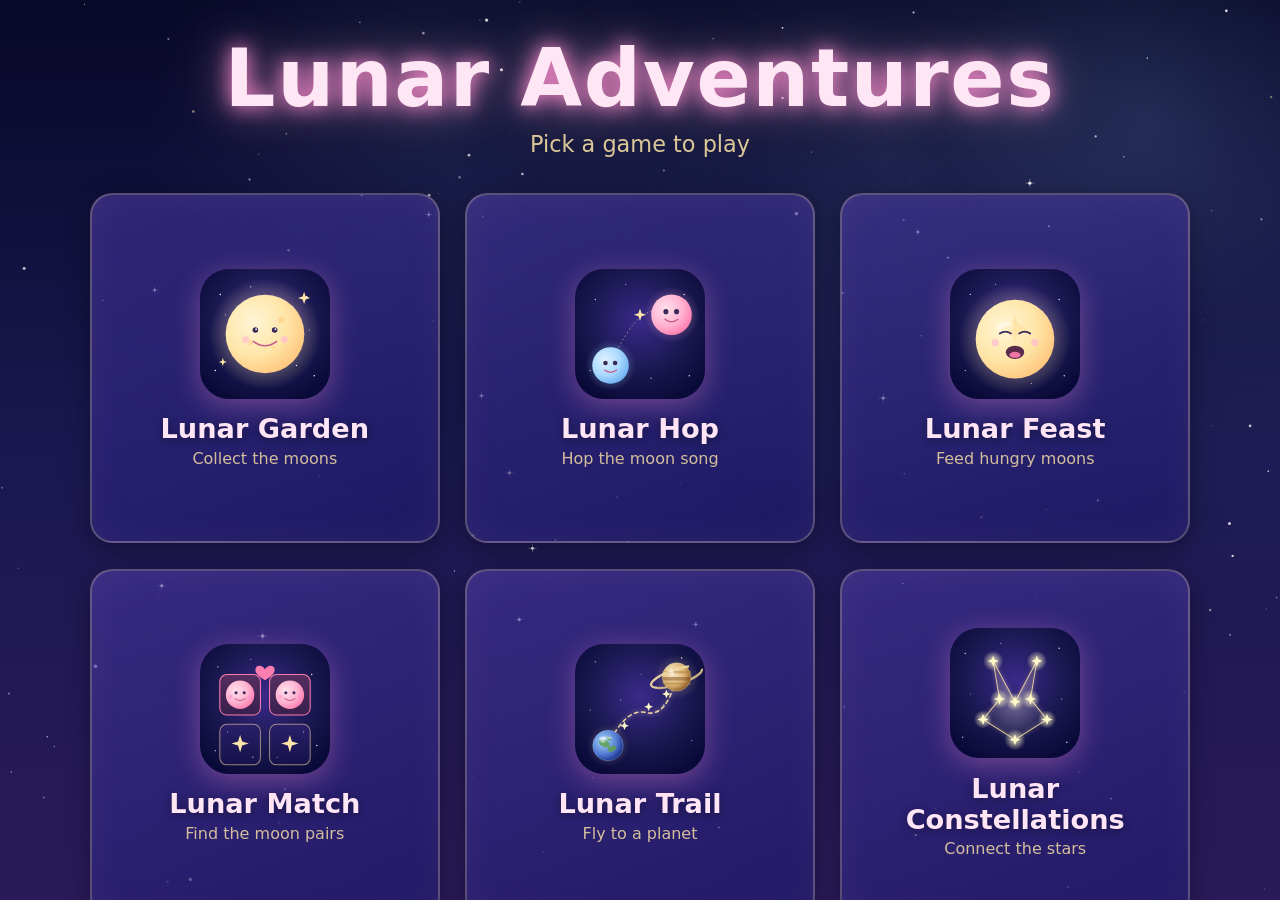
<file: index.html>
<!doctype html>
<html lang="en">
<head>
  <meta charset="utf-8">
  <meta name="viewport" content="width=device-width, initial-scale=1, viewport-fit=cover">
  <title>Lunar Adventures</title>
  <meta name="theme-color" content="#1a1850">
  <meta name="description" content="A growing collection of gentle moon-themed games for little explorers.">
  <link rel="manifest" href="manifest.json">
  <link rel="icon" href="icon.svg" type="image/svg+xml">
  <link rel="apple-touch-icon" href="icon.svg">
  <meta name="apple-mobile-web-app-capable" content="yes">
  <meta name="apple-mobile-web-app-status-bar-style" content="black-translucent">
  <meta name="apple-mobile-web-app-title" content="Lunar Adventures">
  <link rel="stylesheet" href="style.css">
</head>
<body>
  <canvas id="bg" aria-hidden="true"></canvas>
  <main id="menu">
    <header>
      <h1>Lunar Adventures</h1>
      <p class="subtitle">Pick a game to play</p>
    </header>

    <ul class="games" role="list">
      <li>
        <a class="tile" href="games/lunar-garden/" data-tint="garden">
          <div class="tile-glow"></div>
          <div class="tile-icon">
            <img src="games/lunar-garden/icon.svg" alt="" width="120" height="120">
          </div>
          <div class="tile-name">Lunar Garden</div>
          <div class="tile-tag">Collect the moons</div>
        </a>
      </li>

      <li>
        <a class="tile" href="games/lunar-hop/" data-tint="hop">
          <div class="tile-glow"></div>
          <div class="tile-icon">
            <img src="games/lunar-hop/icon.svg" alt="" width="120" height="120">
          </div>
          <div class="tile-name">Lunar Hop</div>
          <div class="tile-tag">Hop the moon song</div>
        </a>
      </li>

      <li>
        <a class="tile" href="games/lunar-feast/" data-tint="feast">
          <div class="tile-glow"></div>
          <div class="tile-icon">
            <img src="games/lunar-feast/icon.svg" alt="" width="120" height="120">
          </div>
          <div class="tile-name">Lunar Feast</div>
          <div class="tile-tag">Feed hungry moons</div>
        </a>
      </li>

      <li>
        <a class="tile" href="games/lunar-match/" data-tint="match">
          <div class="tile-glow"></div>
          <div class="tile-icon">
            <img src="games/lunar-match/icon.svg" alt="" width="120" height="120">
          </div>
          <div class="tile-name">Lunar Match</div>
          <div class="tile-tag">Find the moon pairs</div>
        </a>
      </li>

      <li>
        <a class="tile" href="games/lunar-trail/" data-tint="trail">
          <div class="tile-glow"></div>
          <div class="tile-icon">
            <img src="games/lunar-trail/icon.svg" alt="" width="120" height="120">
          </div>
          <div class="tile-name">Lunar Trail</div>
          <div class="tile-tag">Fly to a planet</div>
        </a>
      </li>

      <li>
        <a class="tile" href="games/lunar-constellations/" data-tint="constellations">
          <div class="tile-glow"></div>
          <div class="tile-icon">
            <img src="games/lunar-constellations/icon.svg" alt="" width="120" height="120">
          </div>
          <div class="tile-name">Lunar Constellations</div>
          <div class="tile-tag">Connect the stars</div>
        </a>
      </li>

      <li>
        <a class="tile" href="games/lunar-phases/" data-tint="phases">
          <div class="tile-glow"></div>
          <div class="tile-icon">
            <img src="games/lunar-phases/icon.svg" alt="" width="120" height="120">
          </div>
          <div class="tile-name">Lunar Phases</div>
          <div class="tile-tag">Grow the moon in order</div>
        </a>
      </li>
    </ul>

    <footer>
      <span class="made-for">Made with love for Luna</span>
    </footer>
  </main>

  <button id="install" hidden>Install</button>
  <script src="menu.js"></script>
</body>
</html>
</file>
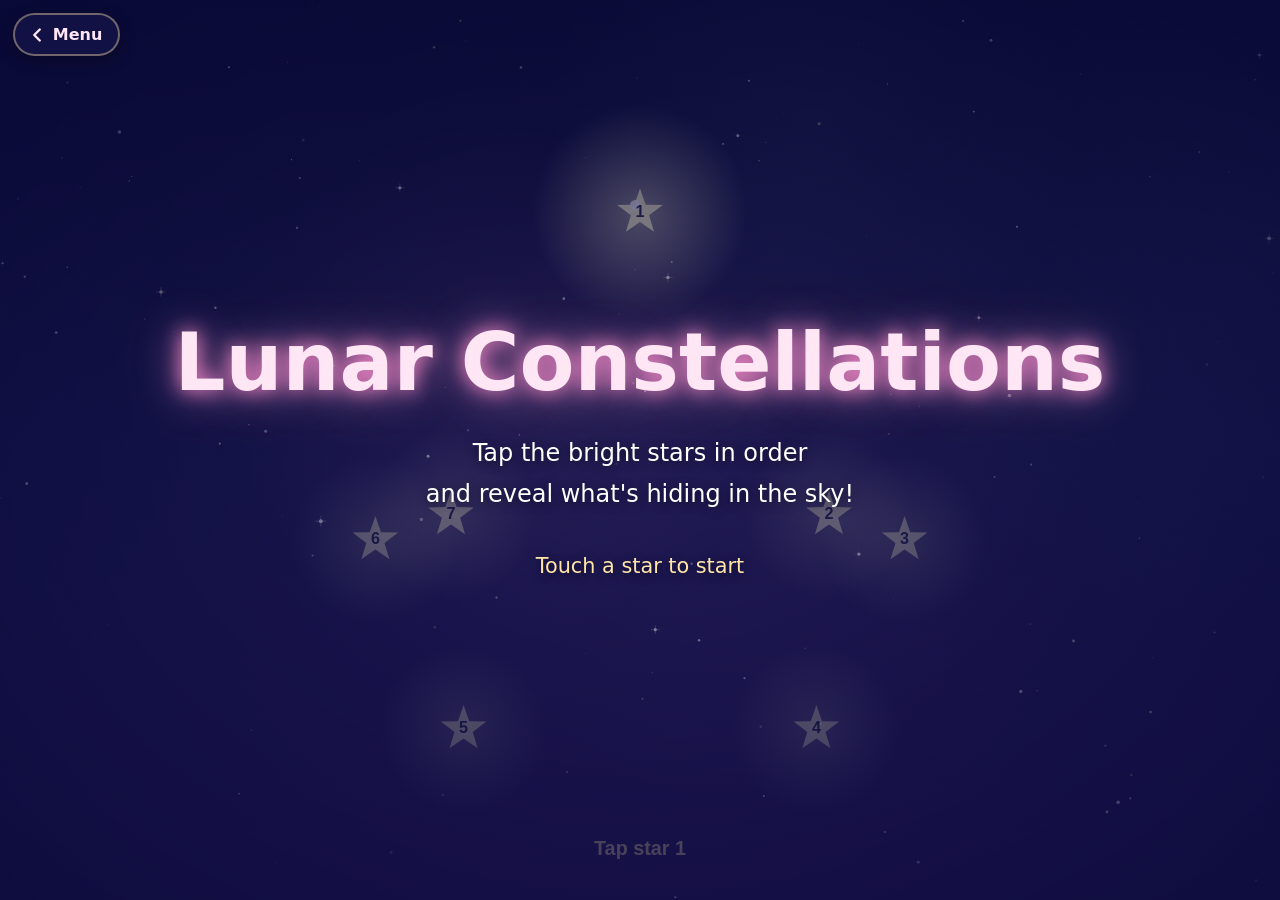
<file: games/lunar-constellations/index.html>
<!doctype html>
<html lang="en">
<head>
  <meta charset="utf-8">
  <meta name="viewport" content="width=device-width, initial-scale=1, viewport-fit=cover">
  <title>Lunar Constellations — Lunar Adventures</title>
  <meta name="theme-color" content="#1a1850">
  <meta name="description" content="Connect the stars in order and reveal a constellation.">
  <link rel="manifest" href="../../manifest.json">
  <link rel="icon" href="icon.svg" type="image/svg+xml">
  <link rel="apple-touch-icon" href="icon.svg">
  <meta name="apple-mobile-web-app-capable" content="yes">
  <meta name="apple-mobile-web-app-status-bar-style" content="black-translucent">
  <meta name="apple-mobile-web-app-title" content="Lunar Constellations">
  <link rel="stylesheet" href="style.css">
</head>
<body>
  <canvas id="game"></canvas>
  <a id="back" href="../../" aria-label="Back to menu">
    <svg viewBox="0 0 24 24" width="22" height="22" aria-hidden="true">
      <path fill="none" stroke="currentColor" stroke-width="2.6" stroke-linecap="round" stroke-linejoin="round" d="M15 6 L9 12 L15 18"/>
    </svg>
    <span>Menu</span>
  </a>
  <div id="hud" hidden>
    <div class="hud-label">Stars</div>
    <div class="hud-value" id="counter">0</div>
  </div>
  <div id="title">
    <h1>Lunar Constellations</h1>
    <p>Tap the bright stars in order</p>
    <p>and reveal what's hiding in the sky!</p>
    <p class="hint">Touch a star to start</p>
  </div>
  <script src="../shared/lunarlib.js"></script>
  <script src="game.js"></script>
</body>
</html>
</file>
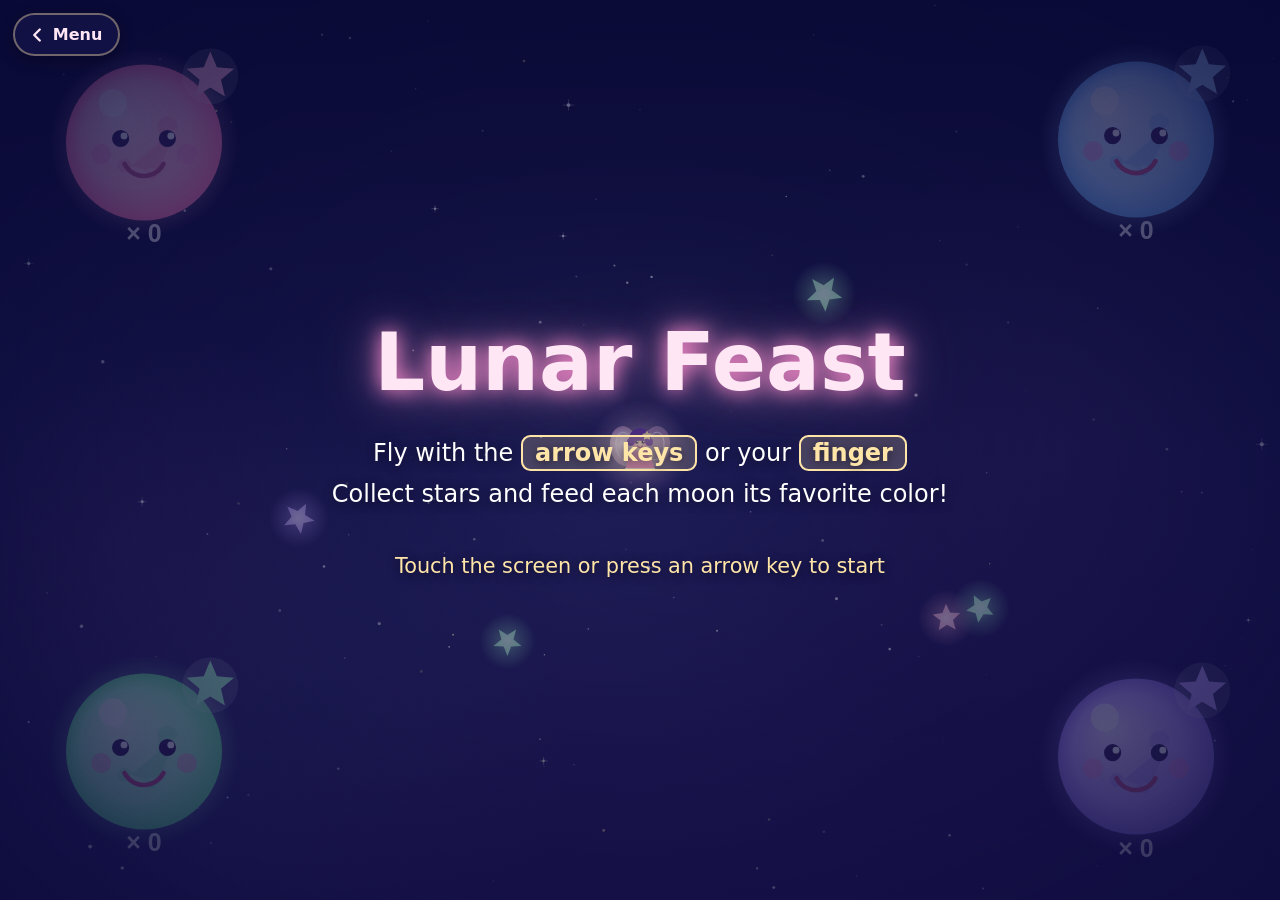
<file: games/lunar-feast/index.html>
<!doctype html>
<html lang="en">
<head>
  <meta charset="utf-8">
  <meta name="viewport" content="width=device-width, initial-scale=1, viewport-fit=cover">
  <title>Lunar Feast — Lunar Adventures</title>
  <meta name="theme-color" content="#1a1850">
  <link rel="manifest" href="../../manifest.json">
  <link rel="icon" href="icon.svg" type="image/svg+xml">
  <link rel="apple-touch-icon" href="icon.svg">
  <meta name="apple-mobile-web-app-capable" content="yes">
  <meta name="apple-mobile-web-app-status-bar-style" content="black-translucent">
  <meta name="apple-mobile-web-app-title" content="Lunar Feast">
  <link rel="stylesheet" href="style.css">
</head>
<body>
  <canvas id="game"></canvas>
  <a id="back" href="../../" aria-label="Back to menu">
    <svg viewBox="0 0 24 24" width="22" height="22" aria-hidden="true">
      <path fill="none" stroke="currentColor" stroke-width="2.6" stroke-linecap="round" stroke-linejoin="round" d="M15 6 L9 12 L15 18"/>
    </svg>
    <span>Menu</span>
  </a>
  <div id="hud" hidden>
    <div class="hud-label">Stars fed</div>
    <div class="hud-value" id="counter">0</div>
  </div>
  <div id="title">
    <h1>Lunar Feast</h1>
    <p>Fly with the <span class="key">arrow keys</span> or your <span class="key">finger</span></p>
    <p>Collect stars and feed each moon its favorite color!</p>
    <p class="hint">Touch the screen or press an arrow key to start</p>
  </div>
  <script src="../shared/lunarlib.js"></script>
  <script src="game.js"></script>
</body>
</html>
</file>
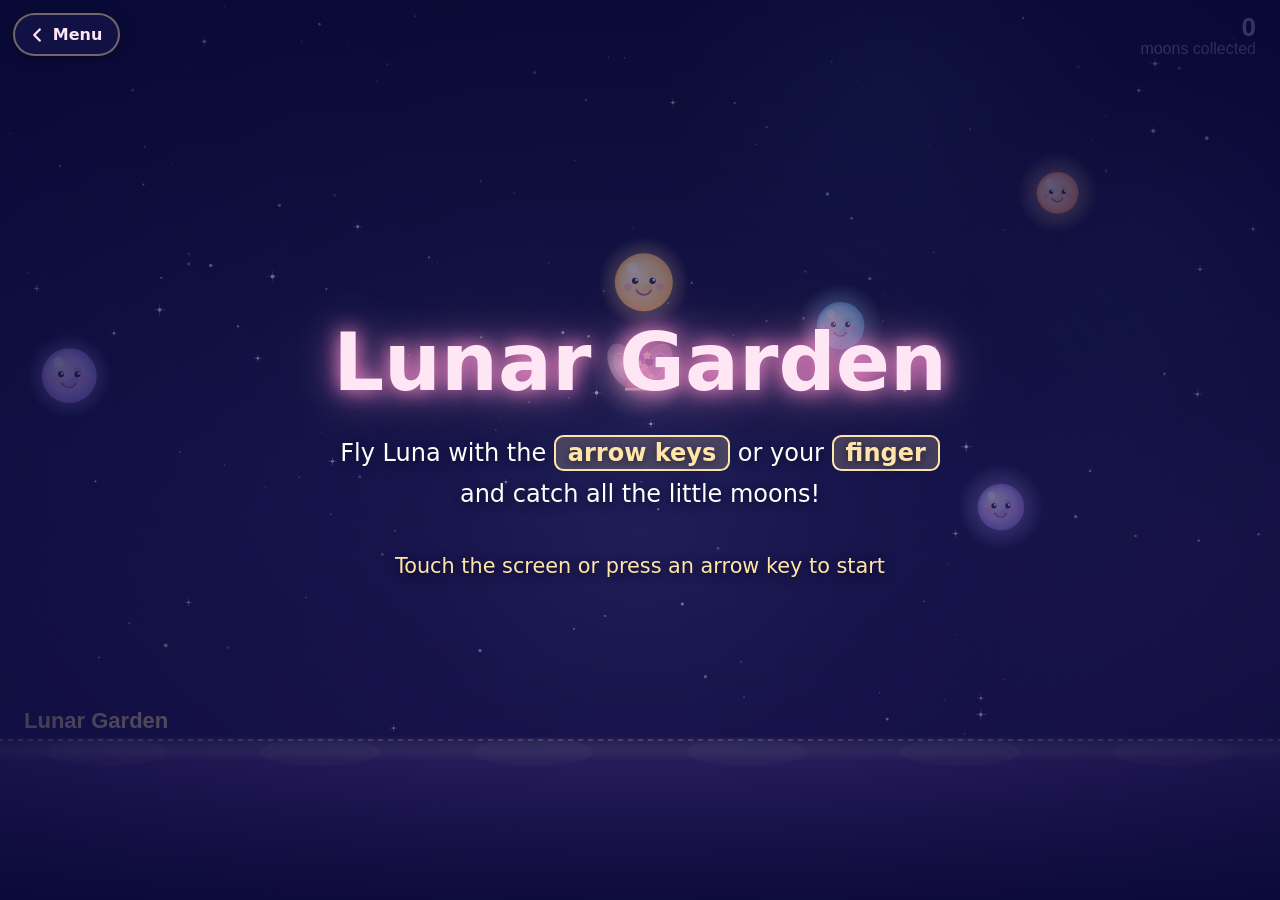
<file: games/lunar-garden/index.html>
<!doctype html>
<html lang="en">
<head>
  <meta charset="utf-8">
  <meta name="viewport" content="width=device-width, initial-scale=1, viewport-fit=cover">
  <title>Lunar Garden — Lunar Adventures</title>
  <meta name="theme-color" content="#1a1850">
  <meta name="description" content="A gentle moon-collecting game.">
  <link rel="manifest" href="../../manifest.json">
  <link rel="icon" href="icon.svg" type="image/svg+xml">
  <link rel="apple-touch-icon" href="icon.svg">
  <meta name="apple-mobile-web-app-capable" content="yes">
  <meta name="apple-mobile-web-app-status-bar-style" content="black-translucent">
  <meta name="apple-mobile-web-app-title" content="Lunar Garden">
  <link rel="stylesheet" href="style.css">
</head>
<body>
  <canvas id="game"></canvas>
  <a id="back" href="../../" aria-label="Back to menu">
    <svg viewBox="0 0 24 24" width="22" height="22" aria-hidden="true">
      <path fill="none" stroke="currentColor" stroke-width="2.6" stroke-linecap="round" stroke-linejoin="round" d="M15 6 L9 12 L15 18"/>
    </svg>
    <span>Menu</span>
  </a>
  <div id="title">
    <h1>Lunar Garden</h1>
    <p>Fly Luna with the <span class="key">arrow keys</span> or your <span class="key">finger</span></p>
    <p>and catch all the little moons!</p>
    <p class="hint">Touch the screen or press an arrow key to start</p>
  </div>
  <script src="game.js"></script>
</body>
</html>
</file>
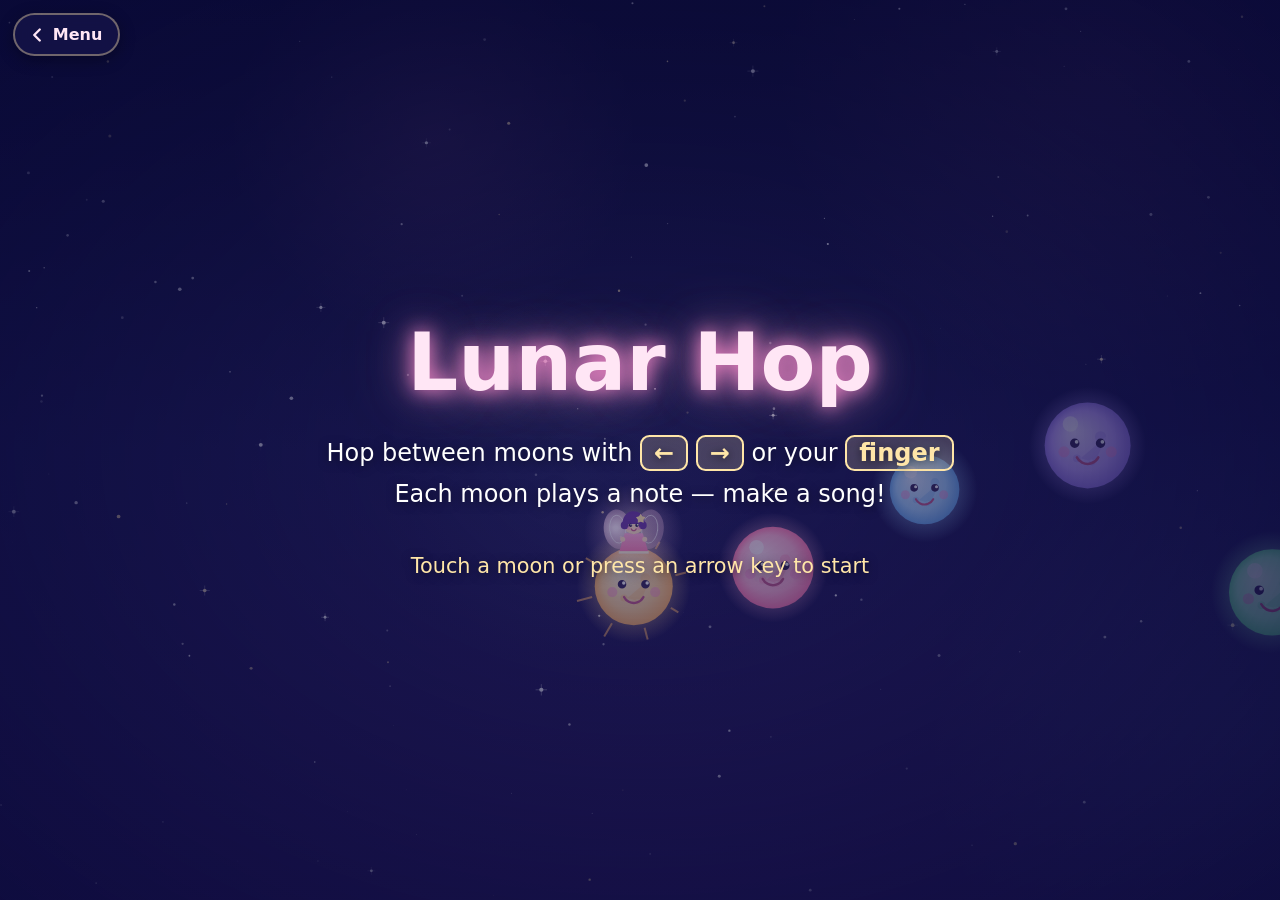
<file: games/lunar-hop/index.html>
<!doctype html>
<html lang="en">
<head>
  <meta charset="utf-8">
  <meta name="viewport" content="width=device-width, initial-scale=1, viewport-fit=cover">
  <title>Lunar Hop — Lunar Adventures</title>
  <meta name="theme-color" content="#1a1850">
  <link rel="manifest" href="../../manifest.json">
  <link rel="icon" href="icon.svg" type="image/svg+xml">
  <link rel="apple-touch-icon" href="icon.svg">
  <meta name="apple-mobile-web-app-capable" content="yes">
  <meta name="apple-mobile-web-app-status-bar-style" content="black-translucent">
  <meta name="apple-mobile-web-app-title" content="Lunar Hop">
  <link rel="stylesheet" href="style.css">
</head>
<body>
  <canvas id="game"></canvas>
  <a id="back" href="../../" aria-label="Back to menu">
    <svg viewBox="0 0 24 24" width="22" height="22" aria-hidden="true">
      <path fill="none" stroke="currentColor" stroke-width="2.6" stroke-linecap="round" stroke-linejoin="round" d="M15 6 L9 12 L15 18"/>
    </svg>
    <span>Menu</span>
  </a>
  <div id="hud" hidden>
    <div class="hud-label">Hops</div>
    <div class="hud-value" id="counter">0</div>
  </div>
  <div id="title">
    <h1>Lunar Hop</h1>
    <p>Hop between moons with <span class="key">←</span> <span class="key">→</span> or your <span class="key">finger</span></p>
    <p>Each moon plays a note — make a song!</p>
    <p class="hint">Touch a moon or press an arrow key to start</p>
  </div>
  <script src="../shared/lunarlib.js"></script>
  <script src="game.js"></script>
</body>
</html>
</file>
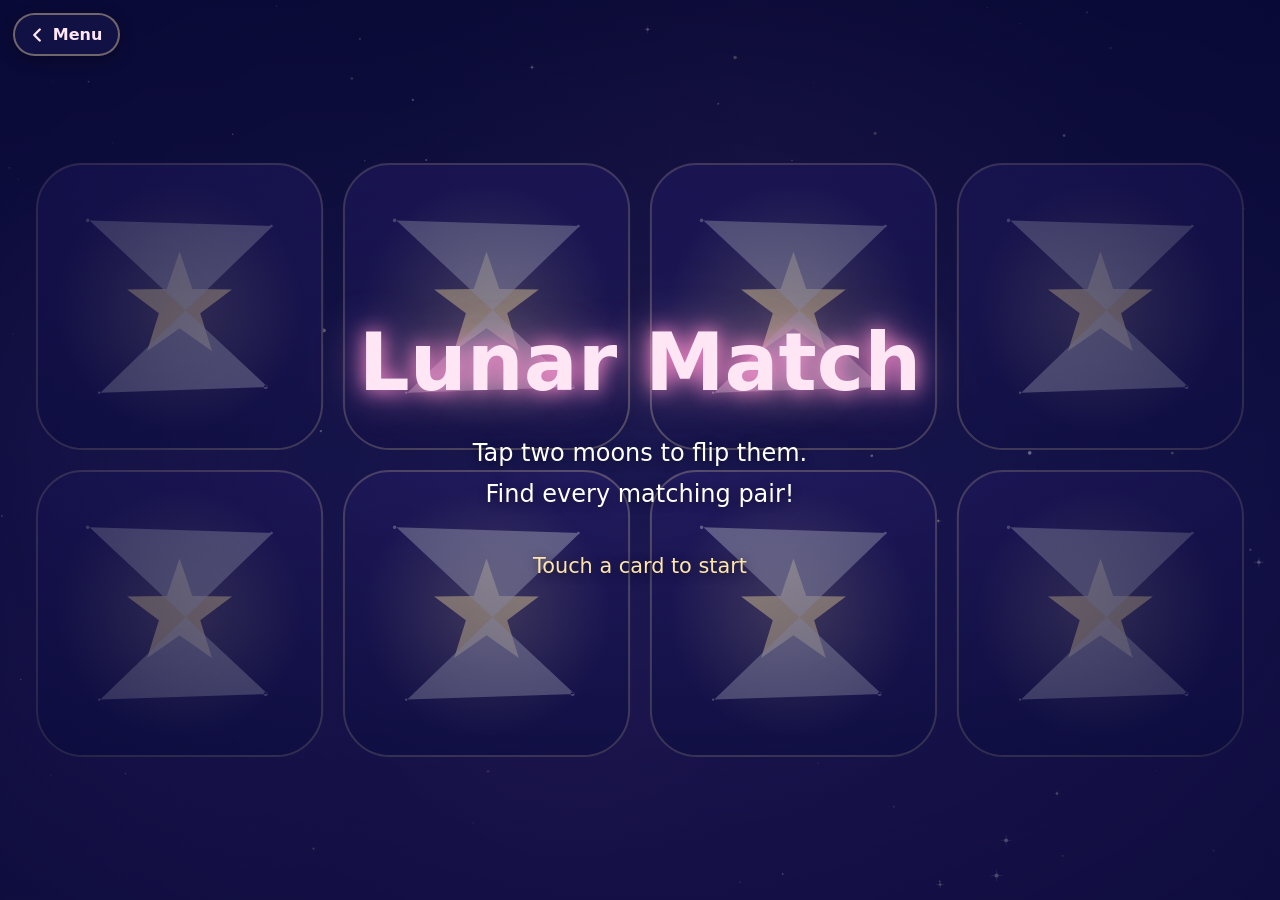
<file: games/lunar-match/index.html>
<!doctype html>
<html lang="en">
<head>
  <meta charset="utf-8">
  <meta name="viewport" content="width=device-width, initial-scale=1, viewport-fit=cover">
  <title>Lunar Match — Lunar Adventures</title>
  <meta name="theme-color" content="#1a1850">
  <meta name="description" content="A gentle moon-pair memory game.">
  <link rel="manifest" href="../../manifest.json">
  <link rel="icon" href="icon.svg" type="image/svg+xml">
  <link rel="apple-touch-icon" href="icon.svg">
  <meta name="apple-mobile-web-app-capable" content="yes">
  <meta name="apple-mobile-web-app-status-bar-style" content="black-translucent">
  <meta name="apple-mobile-web-app-title" content="Lunar Match">
  <link rel="stylesheet" href="style.css">
</head>
<body>
  <canvas id="game"></canvas>
  <a id="back" href="../../" aria-label="Back to menu">
    <svg viewBox="0 0 24 24" width="22" height="22" aria-hidden="true">
      <path fill="none" stroke="currentColor" stroke-width="2.6" stroke-linecap="round" stroke-linejoin="round" d="M15 6 L9 12 L15 18"/>
    </svg>
    <span>Menu</span>
  </a>
  <div id="hud" hidden>
    <div class="hud-label">Pairs</div>
    <div class="hud-value" id="counter">0</div>
  </div>
  <div id="title">
    <h1>Lunar Match</h1>
    <p>Tap two moons to flip them.</p>
    <p>Find every matching pair!</p>
    <p class="hint">Touch a card to start</p>
  </div>
  <script src="../shared/lunarlib.js"></script>
  <script src="game.js"></script>
</body>
</html>
</file>
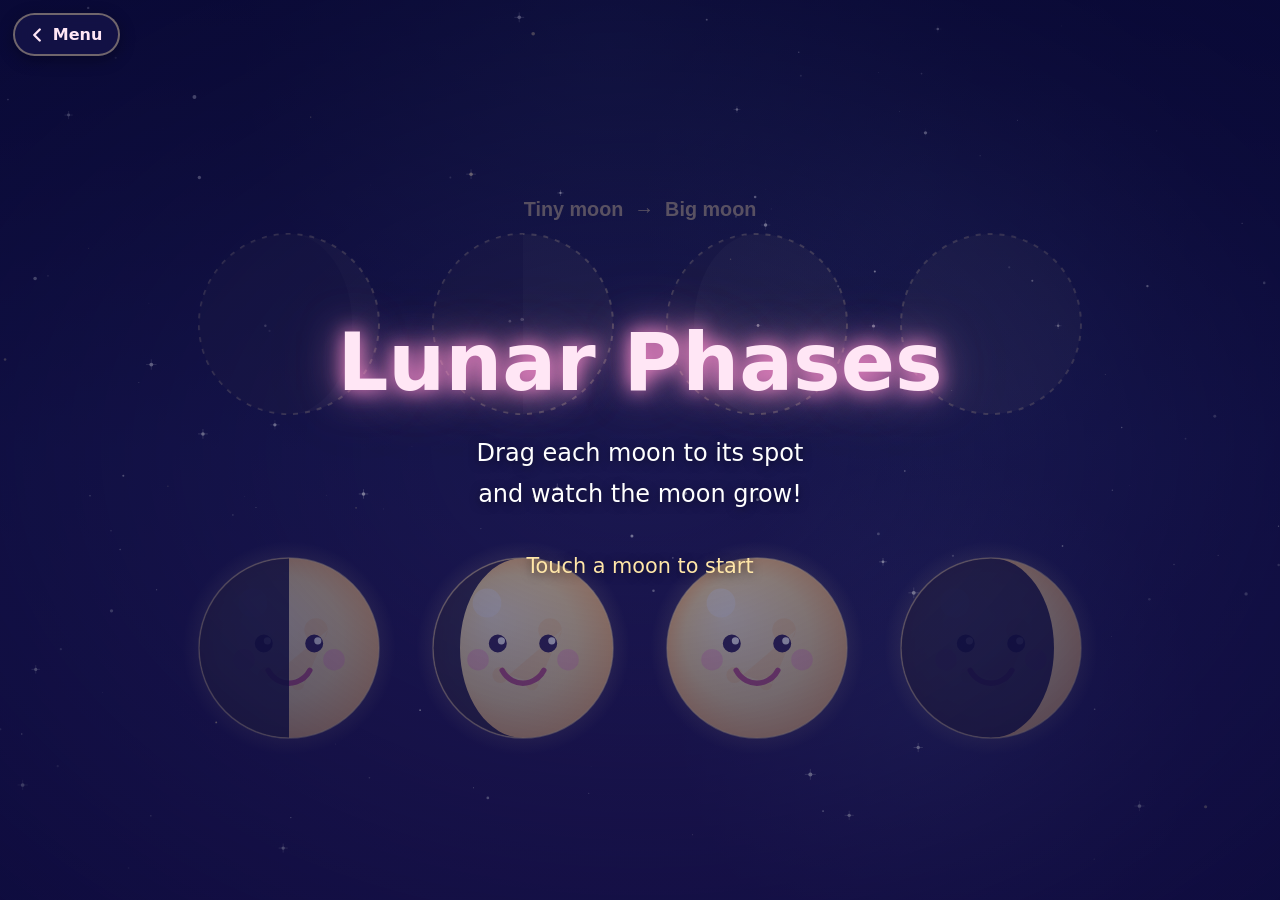
<file: games/lunar-phases/index.html>
<!doctype html>
<html lang="en">
<head>
  <meta charset="utf-8">
  <meta name="viewport" content="width=device-width, initial-scale=1, viewport-fit=cover">
  <title>Lunar Phases — Lunar Adventures</title>
  <meta name="theme-color" content="#1a1850">
  <meta name="description" content="A gentle drag-and-drop puzzle of moon phases.">
  <link rel="manifest" href="../../manifest.json">
  <link rel="icon" href="icon.svg" type="image/svg+xml">
  <link rel="apple-touch-icon" href="icon.svg">
  <meta name="apple-mobile-web-app-capable" content="yes">
  <meta name="apple-mobile-web-app-status-bar-style" content="black-translucent">
  <meta name="apple-mobile-web-app-title" content="Lunar Phases">
  <link rel="stylesheet" href="style.css">
</head>
<body>
  <canvas id="game"></canvas>
  <a id="back" href="../../" aria-label="Back to menu">
    <svg viewBox="0 0 24 24" width="22" height="22" aria-hidden="true">
      <path fill="none" stroke="currentColor" stroke-width="2.6" stroke-linecap="round" stroke-linejoin="round" d="M15 6 L9 12 L15 18"/>
    </svg>
    <span>Menu</span>
  </a>
  <div id="hud" hidden>
    <div class="hud-label">Placed</div>
    <div class="hud-value" id="counter">0</div>
  </div>
  <div id="title">
    <h1>Lunar Phases</h1>
    <p>Drag each moon to its spot</p>
    <p>and watch the moon grow!</p>
    <p class="hint">Touch a moon to start</p>
  </div>
  <script src="../shared/lunarlib.js"></script>
  <script src="game.js"></script>
</body>
</html>
</file>
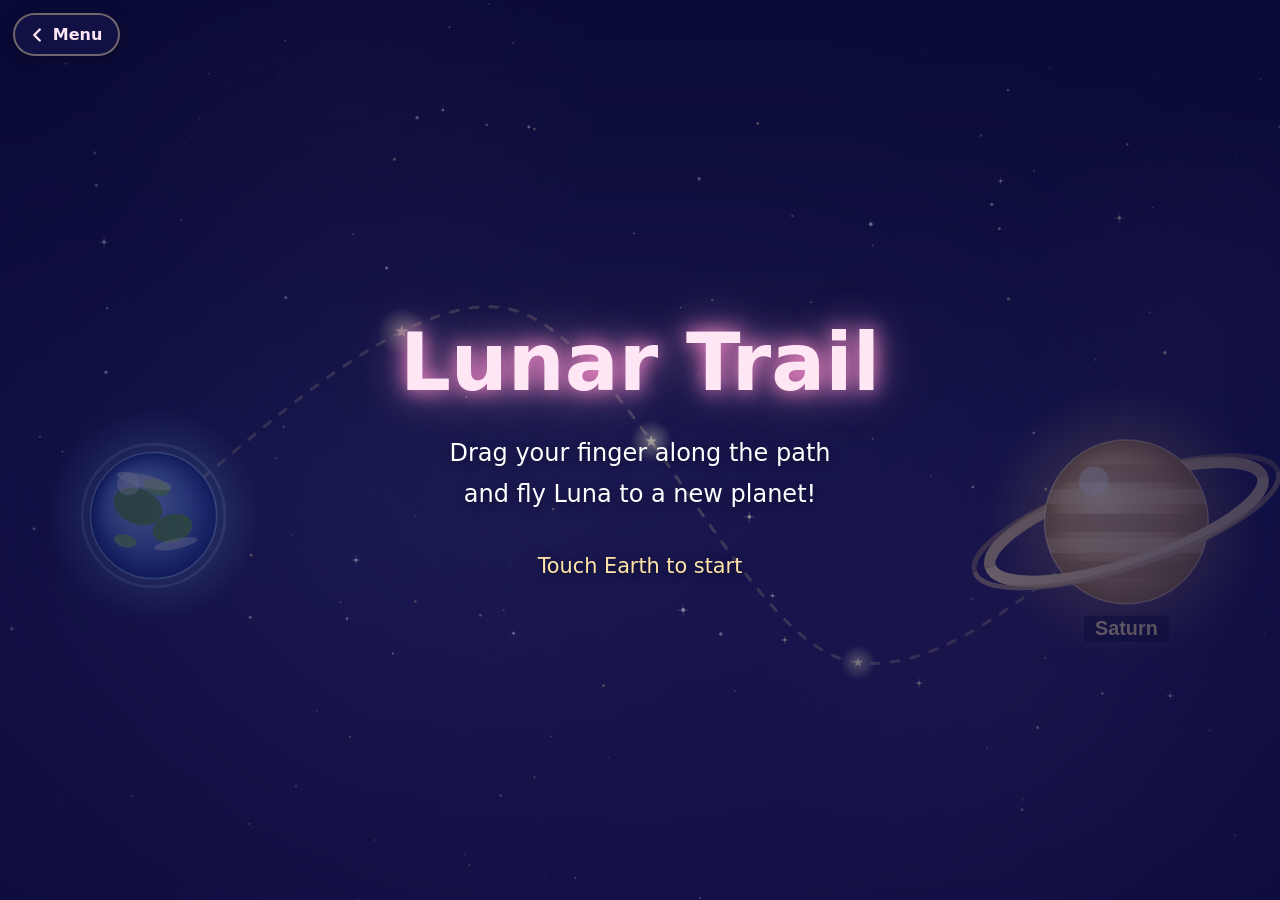
<file: games/lunar-trail/index.html>
<!doctype html>
<html lang="en">
<head>
  <meta charset="utf-8">
  <meta name="viewport" content="width=device-width, initial-scale=1, viewport-fit=cover">
  <title>Lunar Trail — Lunar Adventures</title>
  <meta name="theme-color" content="#1a1850">
  <meta name="description" content="Trace a path through space from Earth to faraway planets.">
  <link rel="manifest" href="../../manifest.json">
  <link rel="icon" href="icon.svg" type="image/svg+xml">
  <link rel="apple-touch-icon" href="icon.svg">
  <meta name="apple-mobile-web-app-capable" content="yes">
  <meta name="apple-mobile-web-app-status-bar-style" content="black-translucent">
  <meta name="apple-mobile-web-app-title" content="Lunar Trail">
  <link rel="stylesheet" href="style.css">
</head>
<body>
  <canvas id="game"></canvas>
  <a id="back" href="../../" aria-label="Back to menu">
    <svg viewBox="0 0 24 24" width="22" height="22" aria-hidden="true">
      <path fill="none" stroke="currentColor" stroke-width="2.6" stroke-linecap="round" stroke-linejoin="round" d="M15 6 L9 12 L15 18"/>
    </svg>
    <span>Menu</span>
  </a>
  <div id="hud" hidden>
    <div class="hud-label">Travelling to</div>
    <div class="hud-value" id="destination">Mars</div>
  </div>
  <div id="title">
    <h1>Lunar Trail</h1>
    <p>Drag your finger along the path</p>
    <p>and fly Luna to a new planet!</p>
    <p class="hint">Touch Earth to start</p>
  </div>
  <script src="../shared/lunarlib.js"></script>
  <script src="game.js"></script>
</body>
</html>
</file>
<file: style.css>
* { margin: 0; padding: 0; box-sizing: border-box; }

html, body {
  width: 100%;
  height: 100%;
  overflow: hidden;
  background: #080826;
  font-family: 'Comic Sans MS', 'Trebuchet MS', system-ui, sans-serif;
  color: #fff;
  user-select: none;
  -webkit-user-select: none;
  -webkit-tap-highlight-color: transparent;
  touch-action: manipulation;
}

#bg {
  position: fixed;
  inset: 0;
  width: 100%;
  height: 100%;
  display: block;
  z-index: 0;
}

#menu {
  position: relative;
  z-index: 1;
  height: 100%;
  height: 100dvh;
  display: flex;
  flex-direction: column;
  align-items: center;
  padding:
    max(2rem, env(safe-area-inset-top))
    max(1.5rem, env(safe-area-inset-right))
    max(1.5rem, env(safe-area-inset-bottom))
    max(1.5rem, env(safe-area-inset-left));
  overflow-y: auto;
  -webkit-overflow-scrolling: touch;
}

header {
  text-align: center;
  margin-bottom: clamp(1.5rem, 4vh, 3rem);
}

header h1 {
  font-size: clamp(2.4rem, 7vw, 5rem);
  color: #ffe6f5;
  text-shadow:
    0 0 20px #ff8fcf,
    0 0 40px rgba(255, 143, 207, 0.6),
    0 0 80px rgba(255, 230, 168, 0.3);
  animation: float 4.5s ease-in-out infinite;
  letter-spacing: 0.02em;
}

header .subtitle {
  margin-top: 0.4rem;
  font-size: clamp(1rem, 2.2vw, 1.4rem);
  color: #ffe6a8;
  opacity: 0.85;
}

.games {
  list-style: none;
  display: grid;
  gap: clamp(1rem, 2.5vw, 1.6rem);
  width: 100%;
  max-width: 1100px;
  grid-template-columns: 1fr;
}

@media (min-width: 600px) {
  .games { grid-template-columns: repeat(2, 1fr); }
}
@media (min-width: 900px) {
  .games { grid-template-columns: repeat(3, 1fr); }
}

.tile {
  position: relative;
  display: flex;
  flex-direction: column;
  align-items: center;
  justify-content: center;
  text-decoration: none;
  color: #fff;
  background: linear-gradient(160deg, rgba(74, 58, 168, 0.55), rgba(31, 26, 106, 0.7));
  border: 2px solid rgba(255, 230, 168, 0.25);
  border-radius: 1.4rem;
  padding: clamp(1.2rem, 2.5vw, 1.8rem);
  aspect-ratio: 1 / 1;
  overflow: hidden;
  cursor: pointer;
  transition: transform 0.25s ease, box-shadow 0.25s ease, border-color 0.25s ease;
  box-shadow:
    0 6px 24px rgba(0, 0, 0, 0.35),
    inset 0 0 40px rgba(255, 200, 230, 0.05);
  -webkit-tap-highlight-color: transparent;
}

.tile:not(.locked):hover,
.tile:not(.locked):focus-visible {
  transform: translateY(-6px) scale(1.03);
  border-color: rgba(255, 230, 168, 0.7);
  box-shadow:
    0 12px 32px rgba(255, 143, 207, 0.35),
    inset 0 0 60px rgba(255, 200, 230, 0.1);
  outline: none;
}

.tile:not(.locked):active {
  transform: translateY(-2px) scale(1.01);
}

.tile-glow {
  position: absolute;
  inset: -30%;
  background: radial-gradient(circle at 50% 30%, rgba(255, 230, 168, 0.18), transparent 60%);
  pointer-events: none;
  opacity: 0;
  transition: opacity 0.4s ease;
}

.tile:not(.locked):hover .tile-glow,
.tile:not(.locked):focus-visible .tile-glow {
  opacity: 1;
}

.tile-icon {
  width: clamp(80px, 18vw, 130px);
  height: clamp(80px, 18vw, 130px);
  display: flex;
  align-items: center;
  justify-content: center;
  margin-bottom: 0.9rem;
  filter: drop-shadow(0 6px 14px rgba(255, 143, 207, 0.35));
  animation: bob 5s ease-in-out infinite;
}

.tile-icon img {
  width: 100%;
  height: 100%;
  border-radius: 22%;
}

.tile-icon .placeholder {
  width: 100%;
  height: 100%;
  display: flex;
  align-items: center;
  justify-content: center;
  font-size: clamp(2.4rem, 6vw, 4rem);
  font-weight: bold;
  color: rgba(255, 230, 168, 0.4);
  background: rgba(255, 255, 255, 0.04);
  border: 2px dashed rgba(255, 230, 168, 0.25);
  border-radius: 22%;
}

.tile-name {
  font-size: clamp(1.2rem, 2.4vw, 1.7rem);
  font-weight: bold;
  color: #ffe6f5;
  text-align: center;
  text-shadow: 0 2px 10px rgba(0, 0, 0, 0.4);
}

.tile-tag {
  margin-top: 0.3rem;
  font-size: clamp(0.85rem, 1.6vw, 1rem);
  color: #ffe6a8;
  opacity: 0.8;
  text-align: center;
}

.tile.locked {
  cursor: not-allowed;
  opacity: 0.55;
  background: linear-gradient(160deg, rgba(40, 35, 90, 0.5), rgba(20, 15, 60, 0.6));
}

.tile.locked .tile-icon { animation: none; }

footer {
  margin-top: auto;
  padding-top: 2rem;
  text-align: center;
  color: rgba(255, 230, 168, 0.5);
  font-size: 0.9rem;
}

#install {
  position: fixed;
  bottom: max(1rem, env(safe-area-inset-bottom));
  right: max(1rem, env(safe-area-inset-right));
  background: linear-gradient(135deg, #ff8fcf, #c5a8ff);
  color: white;
  border: none;
  padding: 0.7rem 1.3rem;
  border-radius: 999px;
  font-family: inherit;
  font-size: 1rem;
  font-weight: bold;
  box-shadow: 0 4px 20px rgba(255, 143, 207, 0.4);
  cursor: pointer;
  z-index: 10;
  transition: transform 0.2s;
  -webkit-tap-highlight-color: transparent;
}

#install:hover { transform: scale(1.05); }
#install:active { transform: scale(0.96); }

@keyframes float {
  0%, 100% { transform: translateY(0); }
  50% { transform: translateY(-8px); }
}

@keyframes bob {
  0%, 100% { transform: translateY(0) rotate(-2deg); }
  50% { transform: translateY(-6px) rotate(2deg); }
}
</file>
<file: games/lunar-constellations/style.css>
* { margin: 0; padding: 0; box-sizing: border-box; }

html, body {
  width: 100%;
  height: 100%;
  overflow: hidden;
  background: #0a0a3a;
  font-family: 'Comic Sans MS', 'Trebuchet MS', system-ui, sans-serif;
  user-select: none;
  -webkit-user-select: none;
  -webkit-tap-highlight-color: transparent;
  touch-action: none;
}

#game {
  display: block;
  width: 100vw;
  height: 100vh;
}

#title {
  position: fixed;
  inset: 0;
  display: flex;
  flex-direction: column;
  align-items: center;
  justify-content: center;
  color: white;
  text-align: center;
  padding:
    max(2rem, env(safe-area-inset-top))
    max(2rem, env(safe-area-inset-right))
    max(2rem, env(safe-area-inset-bottom))
    max(2rem, env(safe-area-inset-left));
  background: radial-gradient(ellipse at center, rgba(26, 24, 80, 0.4), rgba(10, 10, 58, 0.85));
  pointer-events: none;
  transition: opacity 0.8s ease, transform 0.8s ease;
}

#title.hidden {
  opacity: 0;
  transform: scale(1.05);
  pointer-events: none;
}

#title h1 {
  font-size: clamp(2.2rem, 7vw, 5rem);
  color: #ffe6f5;
  text-shadow:
    0 0 20px #ff8fcf,
    0 0 40px rgba(255, 143, 207, 0.6),
    0 0 80px rgba(255, 230, 168, 0.3);
  margin-bottom: 1.5rem;
  animation: float 4s ease-in-out infinite;
}

#title p {
  font-size: clamp(1rem, 2.2vw, 1.5rem);
  margin: 0.4rem;
  color: #fff;
  text-shadow: 0 2px 10px rgba(0, 0, 0, 0.5);
}

#title .hint {
  margin-top: 2.5rem;
  font-size: clamp(1rem, 2vw, 1.3rem);
  color: #ffe6a8;
  animation: pulse 1.6s ease-in-out infinite;
}

#back {
  position: fixed;
  top: max(0.8rem, env(safe-area-inset-top));
  left: max(0.8rem, env(safe-area-inset-left));
  display: inline-flex;
  align-items: center;
  gap: 0.3rem;
  padding: 0.55rem 0.95rem 0.55rem 0.7rem;
  border-radius: 999px;
  background: rgba(26, 24, 80, 0.55);
  color: #ffe6f5;
  text-decoration: none;
  font-family: inherit;
  font-weight: bold;
  font-size: 1rem;
  border: 2px solid rgba(255, 230, 168, 0.4);
  backdrop-filter: blur(8px);
  -webkit-backdrop-filter: blur(8px);
  box-shadow: 0 4px 16px rgba(0, 0, 0, 0.3);
  z-index: 20;
  transition: transform 0.15s ease, background 0.2s ease;
  -webkit-tap-highlight-color: transparent;
}
#back:hover, #back:active {
  transform: scale(1.05);
  background: rgba(40, 30, 100, 0.7);
}
#back:active { transform: scale(0.96); }

#hud {
  position: fixed;
  top: max(0.8rem, env(safe-area-inset-top));
  right: max(0.8rem, env(safe-area-inset-right));
  text-align: right;
  color: #ffe6f5;
  font-family: inherit;
  text-shadow: 0 2px 8px rgba(0, 0, 0, 0.5);
  z-index: 15;
  pointer-events: none;
}
.hud-label {
  font-size: clamp(0.85rem, 1.4vw, 1rem);
  color: rgba(255, 230, 168, 0.85);
  letter-spacing: 0.05em;
}
.hud-value {
  font-size: clamp(1.6rem, 3vw, 2.2rem);
  font-weight: bold;
}

@keyframes pulse {
  0%, 100% { opacity: 0.5; transform: scale(1); }
  50% { opacity: 1; transform: scale(1.05); }
}

@keyframes float {
  0%, 100% { transform: translateY(0); }
  50% { transform: translateY(-8px); }
}
</file>
<file: games/lunar-feast/style.css>
* { margin: 0; padding: 0; box-sizing: border-box; }

html, body {
  width: 100%;
  height: 100%;
  overflow: hidden;
  background: #0a0a3a;
  font-family: 'Comic Sans MS', 'Trebuchet MS', system-ui, sans-serif;
  user-select: none;
  -webkit-user-select: none;
  -webkit-tap-highlight-color: transparent;
  touch-action: none;
}

#game {
  display: block;
  width: 100vw;
  height: 100vh;
}

@media (hover: hover) and (pointer: fine) {
  #game { cursor: none; }
}

#title {
  position: fixed;
  inset: 0;
  display: flex;
  flex-direction: column;
  align-items: center;
  justify-content: center;
  color: white;
  text-align: center;
  padding:
    max(2rem, env(safe-area-inset-top))
    max(2rem, env(safe-area-inset-right))
    max(2rem, env(safe-area-inset-bottom))
    max(2rem, env(safe-area-inset-left));
  background: radial-gradient(ellipse at center, rgba(26, 24, 80, 0.4), rgba(10, 10, 58, 0.85));
  pointer-events: none;
  transition: opacity 0.8s ease, transform 0.8s ease;
}

#title.hidden {
  opacity: 0;
  transform: scale(1.05);
  pointer-events: none;
}

#title h1 {
  font-size: clamp(2.2rem, 7vw, 5rem);
  color: #ffe6f5;
  text-shadow:
    0 0 20px #ff8fcf,
    0 0 40px rgba(255, 143, 207, 0.6),
    0 0 80px rgba(255, 230, 168, 0.3);
  margin-bottom: 1.5rem;
  animation: float 4s ease-in-out infinite;
}

#title p {
  font-size: clamp(1rem, 2.2vw, 1.5rem);
  margin: 0.4rem;
  color: #fff;
  text-shadow: 0 2px 10px rgba(0, 0, 0, 0.5);
}

#title .key {
  background: rgba(255, 230, 168, 0.2);
  padding: 0.1em 0.5em;
  border-radius: 0.4em;
  border: 2px solid #ffe6a8;
  color: #ffe6a8;
  font-weight: bold;
}

#title .hint {
  margin-top: 2.5rem;
  font-size: clamp(1rem, 2vw, 1.3rem);
  color: #ffe6a8;
  animation: pulse 1.6s ease-in-out infinite;
}

#back {
  position: fixed;
  top: max(0.8rem, env(safe-area-inset-top));
  left: max(0.8rem, env(safe-area-inset-left));
  display: inline-flex;
  align-items: center;
  gap: 0.3rem;
  padding: 0.55rem 0.95rem 0.55rem 0.7rem;
  border-radius: 999px;
  background: rgba(26, 24, 80, 0.55);
  color: #ffe6f5;
  text-decoration: none;
  font-family: inherit;
  font-weight: bold;
  font-size: 1rem;
  border: 2px solid rgba(255, 230, 168, 0.4);
  backdrop-filter: blur(8px);
  -webkit-backdrop-filter: blur(8px);
  box-shadow: 0 4px 16px rgba(0, 0, 0, 0.3);
  z-index: 20;
  transition: transform 0.15s ease, background 0.2s ease;
  -webkit-tap-highlight-color: transparent;
}
#back:hover, #back:active {
  transform: scale(1.05);
  background: rgba(40, 30, 100, 0.7);
}
#back:active { transform: scale(0.96); }

#hud {
  position: fixed;
  top: max(0.8rem, env(safe-area-inset-top));
  right: max(0.8rem, env(safe-area-inset-right));
  text-align: right;
  color: #ffe6f5;
  font-family: inherit;
  text-shadow: 0 2px 8px rgba(0, 0, 0, 0.5);
  z-index: 15;
  pointer-events: none;
}
.hud-label {
  font-size: clamp(0.85rem, 1.4vw, 1rem);
  color: rgba(255, 230, 168, 0.85);
  letter-spacing: 0.05em;
}
.hud-value {
  font-size: clamp(1.6rem, 3vw, 2.2rem);
  font-weight: bold;
}

@keyframes pulse {
  0%, 100% { opacity: 0.5; transform: scale(1); }
  50% { opacity: 1; transform: scale(1.05); }
}

@keyframes float {
  0%, 100% { transform: translateY(0); }
  50% { transform: translateY(-8px); }
}
</file>
<file: games/lunar-garden/style.css>
* { margin: 0; padding: 0; box-sizing: border-box; }

html, body {
  width: 100%;
  height: 100%;
  overflow: hidden;
  background: #0a0a3a;
  font-family: 'Comic Sans MS', 'Trebuchet MS', system-ui, sans-serif;
  user-select: none;
  -webkit-user-select: none;
  -webkit-tap-highlight-color: transparent;
  touch-action: none;
}

#game {
  display: block;
  width: 100vw;
  height: 100vh;
}

/* Hide the cursor only on devices that have a real pointer; on touch devices it's invisible anyway */
@media (hover: hover) and (pointer: fine) {
  #game { cursor: none; }
}

#title {
  position: fixed;
  inset: 0;
  display: flex;
  flex-direction: column;
  align-items: center;
  justify-content: center;
  color: white;
  text-align: center;
  padding:
    max(2rem, env(safe-area-inset-top))
    max(2rem, env(safe-area-inset-right))
    max(2rem, env(safe-area-inset-bottom))
    max(2rem, env(safe-area-inset-left));
  background: radial-gradient(ellipse at center, rgba(26, 24, 80, 0.4), rgba(10, 10, 58, 0.85));
  pointer-events: none;
  transition: opacity 0.8s ease, transform 0.8s ease;
}

#title.hidden {
  opacity: 0;
  transform: scale(1.05);
  pointer-events: none;
}

#title h1 {
  font-size: clamp(2.2rem, 7vw, 5rem);
  color: #ffe6f5;
  text-shadow:
    0 0 20px #ff8fcf,
    0 0 40px rgba(255, 143, 207, 0.6),
    0 0 80px rgba(255, 230, 168, 0.3);
  margin-bottom: 1.5rem;
  animation: float 4s ease-in-out infinite;
}

#title p {
  font-size: clamp(1rem, 2.2vw, 1.5rem);
  margin: 0.4rem;
  color: #fff;
  text-shadow: 0 2px 10px rgba(0, 0, 0, 0.5);
}

#title .key {
  background: rgba(255, 230, 168, 0.2);
  padding: 0.1em 0.5em;
  border-radius: 0.4em;
  border: 2px solid #ffe6a8;
  color: #ffe6a8;
  font-weight: bold;
}

#title .hint {
  margin-top: 2.5rem;
  font-size: clamp(1rem, 2vw, 1.3rem);
  color: #ffe6a8;
  animation: pulse 1.6s ease-in-out infinite;
}

@keyframes pulse {
  0%, 100% { opacity: 0.5; transform: scale(1); }
  50% { opacity: 1; transform: scale(1.05); }
}

@keyframes float {
  0%, 100% { transform: translateY(0); }
  50% { transform: translateY(-8px); }
}

#back {
  position: fixed;
  top: max(0.8rem, env(safe-area-inset-top));
  left: max(0.8rem, env(safe-area-inset-left));
  display: inline-flex;
  align-items: center;
  gap: 0.3rem;
  padding: 0.55rem 0.95rem 0.55rem 0.7rem;
  border-radius: 999px;
  background: rgba(26, 24, 80, 0.55);
  color: #ffe6f5;
  text-decoration: none;
  font-family: inherit;
  font-weight: bold;
  font-size: 1rem;
  border: 2px solid rgba(255, 230, 168, 0.4);
  backdrop-filter: blur(8px);
  -webkit-backdrop-filter: blur(8px);
  box-shadow: 0 4px 16px rgba(0, 0, 0, 0.3);
  z-index: 20;
  transition: transform 0.15s ease, background 0.2s ease;
  -webkit-tap-highlight-color: transparent;
}

#back:hover, #back:active {
  transform: scale(1.05);
  background: rgba(40, 30, 100, 0.7);
}
#back:active { transform: scale(0.96); }
</file>
<file: games/lunar-hop/style.css>
* { margin: 0; padding: 0; box-sizing: border-box; }

html, body {
  width: 100%;
  height: 100%;
  overflow: hidden;
  background: #0a0a3a;
  font-family: 'Comic Sans MS', 'Trebuchet MS', system-ui, sans-serif;
  user-select: none;
  -webkit-user-select: none;
  -webkit-tap-highlight-color: transparent;
  touch-action: none;
}

#game {
  display: block;
  width: 100vw;
  height: 100vh;
}

@media (hover: hover) and (pointer: fine) {
  #game { cursor: none; }
}

#title {
  position: fixed;
  inset: 0;
  display: flex;
  flex-direction: column;
  align-items: center;
  justify-content: center;
  color: white;
  text-align: center;
  padding:
    max(2rem, env(safe-area-inset-top))
    max(2rem, env(safe-area-inset-right))
    max(2rem, env(safe-area-inset-bottom))
    max(2rem, env(safe-area-inset-left));
  background: radial-gradient(ellipse at center, rgba(26, 24, 80, 0.4), rgba(10, 10, 58, 0.85));
  pointer-events: none;
  transition: opacity 0.8s ease, transform 0.8s ease;
}

#title.hidden {
  opacity: 0;
  transform: scale(1.05);
  pointer-events: none;
}

#title h1 {
  font-size: clamp(2.2rem, 7vw, 5rem);
  color: #ffe6f5;
  text-shadow:
    0 0 20px #ff8fcf,
    0 0 40px rgba(255, 143, 207, 0.6),
    0 0 80px rgba(255, 230, 168, 0.3);
  margin-bottom: 1.5rem;
  animation: float 4s ease-in-out infinite;
}

#title p {
  font-size: clamp(1rem, 2.2vw, 1.5rem);
  margin: 0.4rem;
  color: #fff;
  text-shadow: 0 2px 10px rgba(0, 0, 0, 0.5);
}

#title .key {
  background: rgba(255, 230, 168, 0.2);
  padding: 0.1em 0.5em;
  border-radius: 0.4em;
  border: 2px solid #ffe6a8;
  color: #ffe6a8;
  font-weight: bold;
}

#title .hint {
  margin-top: 2.5rem;
  font-size: clamp(1rem, 2vw, 1.3rem);
  color: #ffe6a8;
  animation: pulse 1.6s ease-in-out infinite;
}

#back {
  position: fixed;
  top: max(0.8rem, env(safe-area-inset-top));
  left: max(0.8rem, env(safe-area-inset-left));
  display: inline-flex;
  align-items: center;
  gap: 0.3rem;
  padding: 0.55rem 0.95rem 0.55rem 0.7rem;
  border-radius: 999px;
  background: rgba(26, 24, 80, 0.55);
  color: #ffe6f5;
  text-decoration: none;
  font-family: inherit;
  font-weight: bold;
  font-size: 1rem;
  border: 2px solid rgba(255, 230, 168, 0.4);
  backdrop-filter: blur(8px);
  -webkit-backdrop-filter: blur(8px);
  box-shadow: 0 4px 16px rgba(0, 0, 0, 0.3);
  z-index: 20;
  transition: transform 0.15s ease, background 0.2s ease;
  -webkit-tap-highlight-color: transparent;
}
#back:hover, #back:active {
  transform: scale(1.05);
  background: rgba(40, 30, 100, 0.7);
}
#back:active { transform: scale(0.96); }

#hud {
  position: fixed;
  top: max(0.8rem, env(safe-area-inset-top));
  right: max(0.8rem, env(safe-area-inset-right));
  text-align: right;
  color: #ffe6f5;
  font-family: inherit;
  text-shadow: 0 2px 8px rgba(0, 0, 0, 0.5);
  z-index: 15;
  pointer-events: none;
}
.hud-label {
  font-size: clamp(0.85rem, 1.4vw, 1rem);
  color: rgba(255, 230, 168, 0.85);
  letter-spacing: 0.05em;
}
.hud-value {
  font-size: clamp(1.6rem, 3vw, 2.2rem);
  font-weight: bold;
}

@keyframes pulse {
  0%, 100% { opacity: 0.5; transform: scale(1); }
  50% { opacity: 1; transform: scale(1.05); }
}

@keyframes float {
  0%, 100% { transform: translateY(0); }
  50% { transform: translateY(-8px); }
}
</file>
<file: games/lunar-match/style.css>
* { margin: 0; padding: 0; box-sizing: border-box; }

html, body {
  width: 100%;
  height: 100%;
  overflow: hidden;
  background: #0a0a3a;
  font-family: 'Comic Sans MS', 'Trebuchet MS', system-ui, sans-serif;
  user-select: none;
  -webkit-user-select: none;
  -webkit-tap-highlight-color: transparent;
  touch-action: none;
}

#game {
  display: block;
  width: 100vw;
  height: 100vh;
}

#title {
  position: fixed;
  inset: 0;
  display: flex;
  flex-direction: column;
  align-items: center;
  justify-content: center;
  color: white;
  text-align: center;
  padding:
    max(2rem, env(safe-area-inset-top))
    max(2rem, env(safe-area-inset-right))
    max(2rem, env(safe-area-inset-bottom))
    max(2rem, env(safe-area-inset-left));
  background: radial-gradient(ellipse at center, rgba(26, 24, 80, 0.4), rgba(10, 10, 58, 0.85));
  pointer-events: none;
  transition: opacity 0.8s ease, transform 0.8s ease;
}

#title.hidden {
  opacity: 0;
  transform: scale(1.05);
  pointer-events: none;
}

#title h1 {
  font-size: clamp(2.2rem, 7vw, 5rem);
  color: #ffe6f5;
  text-shadow:
    0 0 20px #ff8fcf,
    0 0 40px rgba(255, 143, 207, 0.6),
    0 0 80px rgba(255, 230, 168, 0.3);
  margin-bottom: 1.5rem;
  animation: float 4s ease-in-out infinite;
}

#title p {
  font-size: clamp(1rem, 2.2vw, 1.5rem);
  margin: 0.4rem;
  color: #fff;
  text-shadow: 0 2px 10px rgba(0, 0, 0, 0.5);
}

#title .key {
  background: rgba(255, 230, 168, 0.2);
  padding: 0.1em 0.5em;
  border-radius: 0.4em;
  border: 2px solid #ffe6a8;
  color: #ffe6a8;
  font-weight: bold;
}

#title .hint {
  margin-top: 2.5rem;
  font-size: clamp(1rem, 2vw, 1.3rem);
  color: #ffe6a8;
  animation: pulse 1.6s ease-in-out infinite;
}

#back {
  position: fixed;
  top: max(0.8rem, env(safe-area-inset-top));
  left: max(0.8rem, env(safe-area-inset-left));
  display: inline-flex;
  align-items: center;
  gap: 0.3rem;
  padding: 0.55rem 0.95rem 0.55rem 0.7rem;
  border-radius: 999px;
  background: rgba(26, 24, 80, 0.55);
  color: #ffe6f5;
  text-decoration: none;
  font-family: inherit;
  font-weight: bold;
  font-size: 1rem;
  border: 2px solid rgba(255, 230, 168, 0.4);
  backdrop-filter: blur(8px);
  -webkit-backdrop-filter: blur(8px);
  box-shadow: 0 4px 16px rgba(0, 0, 0, 0.3);
  z-index: 20;
  transition: transform 0.15s ease, background 0.2s ease;
  -webkit-tap-highlight-color: transparent;
}
#back:hover, #back:active {
  transform: scale(1.05);
  background: rgba(40, 30, 100, 0.7);
}
#back:active { transform: scale(0.96); }

#hud {
  position: fixed;
  top: max(0.8rem, env(safe-area-inset-top));
  right: max(0.8rem, env(safe-area-inset-right));
  text-align: right;
  color: #ffe6f5;
  font-family: inherit;
  text-shadow: 0 2px 8px rgba(0, 0, 0, 0.5);
  z-index: 15;
  pointer-events: none;
}
.hud-label {
  font-size: clamp(0.85rem, 1.4vw, 1rem);
  color: rgba(255, 230, 168, 0.85);
  letter-spacing: 0.05em;
}
.hud-value {
  font-size: clamp(1.6rem, 3vw, 2.2rem);
  font-weight: bold;
}

@keyframes pulse {
  0%, 100% { opacity: 0.5; transform: scale(1); }
  50% { opacity: 1; transform: scale(1.05); }
}

@keyframes float {
  0%, 100% { transform: translateY(0); }
  50% { transform: translateY(-8px); }
}
</file>
<file: games/lunar-phases/style.css>
* { margin: 0; padding: 0; box-sizing: border-box; }

html, body {
  width: 100%;
  height: 100%;
  overflow: hidden;
  background: #0a0a3a;
  font-family: 'Comic Sans MS', 'Trebuchet MS', system-ui, sans-serif;
  user-select: none;
  -webkit-user-select: none;
  -webkit-tap-highlight-color: transparent;
  touch-action: none;
}

#game {
  display: block;
  width: 100vw;
  height: 100vh;
}

#title {
  position: fixed;
  inset: 0;
  display: flex;
  flex-direction: column;
  align-items: center;
  justify-content: center;
  color: white;
  text-align: center;
  padding:
    max(2rem, env(safe-area-inset-top))
    max(2rem, env(safe-area-inset-right))
    max(2rem, env(safe-area-inset-bottom))
    max(2rem, env(safe-area-inset-left));
  background: radial-gradient(ellipse at center, rgba(26, 24, 80, 0.4), rgba(10, 10, 58, 0.85));
  pointer-events: none;
  transition: opacity 0.8s ease, transform 0.8s ease;
}

#title.hidden {
  opacity: 0;
  transform: scale(1.05);
  pointer-events: none;
}

#title h1 {
  font-size: clamp(2.2rem, 7vw, 5rem);
  color: #ffe6f5;
  text-shadow:
    0 0 20px #ff8fcf,
    0 0 40px rgba(255, 143, 207, 0.6),
    0 0 80px rgba(255, 230, 168, 0.3);
  margin-bottom: 1.5rem;
  animation: float 4s ease-in-out infinite;
}

#title p {
  font-size: clamp(1rem, 2.2vw, 1.5rem);
  margin: 0.4rem;
  color: #fff;
  text-shadow: 0 2px 10px rgba(0, 0, 0, 0.5);
}

#title .key {
  background: rgba(255, 230, 168, 0.2);
  padding: 0.1em 0.5em;
  border-radius: 0.4em;
  border: 2px solid #ffe6a8;
  color: #ffe6a8;
  font-weight: bold;
}

#title .hint {
  margin-top: 2.5rem;
  font-size: clamp(1rem, 2vw, 1.3rem);
  color: #ffe6a8;
  animation: pulse 1.6s ease-in-out infinite;
}

#back {
  position: fixed;
  top: max(0.8rem, env(safe-area-inset-top));
  left: max(0.8rem, env(safe-area-inset-left));
  display: inline-flex;
  align-items: center;
  gap: 0.3rem;
  padding: 0.55rem 0.95rem 0.55rem 0.7rem;
  border-radius: 999px;
  background: rgba(26, 24, 80, 0.55);
  color: #ffe6f5;
  text-decoration: none;
  font-family: inherit;
  font-weight: bold;
  font-size: 1rem;
  border: 2px solid rgba(255, 230, 168, 0.4);
  backdrop-filter: blur(8px);
  -webkit-backdrop-filter: blur(8px);
  box-shadow: 0 4px 16px rgba(0, 0, 0, 0.3);
  z-index: 20;
  transition: transform 0.15s ease, background 0.2s ease;
  -webkit-tap-highlight-color: transparent;
}
#back:hover, #back:active {
  transform: scale(1.05);
  background: rgba(40, 30, 100, 0.7);
}
#back:active { transform: scale(0.96); }

#hud {
  position: fixed;
  top: max(0.8rem, env(safe-area-inset-top));
  right: max(0.8rem, env(safe-area-inset-right));
  text-align: right;
  color: #ffe6f5;
  font-family: inherit;
  text-shadow: 0 2px 8px rgba(0, 0, 0, 0.5);
  z-index: 15;
  pointer-events: none;
}
.hud-label {
  font-size: clamp(0.85rem, 1.4vw, 1rem);
  color: rgba(255, 230, 168, 0.85);
  letter-spacing: 0.05em;
}
.hud-value {
  font-size: clamp(1.6rem, 3vw, 2.2rem);
  font-weight: bold;
}

@keyframes pulse {
  0%, 100% { opacity: 0.5; transform: scale(1); }
  50% { opacity: 1; transform: scale(1.05); }
}

@keyframes float {
  0%, 100% { transform: translateY(0); }
  50% { transform: translateY(-8px); }
}
</file>
<file: games/lunar-trail/style.css>
* { margin: 0; padding: 0; box-sizing: border-box; }

html, body {
  width: 100%;
  height: 100%;
  overflow: hidden;
  background: #0a0a3a;
  font-family: 'Comic Sans MS', 'Trebuchet MS', system-ui, sans-serif;
  user-select: none;
  -webkit-user-select: none;
  -webkit-tap-highlight-color: transparent;
  touch-action: none;
}

#game {
  display: block;
  width: 100vw;
  height: 100vh;
}

#title {
  position: fixed;
  inset: 0;
  display: flex;
  flex-direction: column;
  align-items: center;
  justify-content: center;
  color: white;
  text-align: center;
  padding:
    max(2rem, env(safe-area-inset-top))
    max(2rem, env(safe-area-inset-right))
    max(2rem, env(safe-area-inset-bottom))
    max(2rem, env(safe-area-inset-left));
  background: radial-gradient(ellipse at center, rgba(26, 24, 80, 0.4), rgba(10, 10, 58, 0.85));
  pointer-events: none;
  transition: opacity 0.8s ease, transform 0.8s ease;
}

#title.hidden {
  opacity: 0;
  transform: scale(1.05);
  pointer-events: none;
}

#title h1 {
  font-size: clamp(2.2rem, 7vw, 5rem);
  color: #ffe6f5;
  text-shadow:
    0 0 20px #ff8fcf,
    0 0 40px rgba(255, 143, 207, 0.6),
    0 0 80px rgba(255, 230, 168, 0.3);
  margin-bottom: 1.5rem;
  animation: float 4s ease-in-out infinite;
}

#title p {
  font-size: clamp(1rem, 2.2vw, 1.5rem);
  margin: 0.4rem;
  color: #fff;
  text-shadow: 0 2px 10px rgba(0, 0, 0, 0.5);
}

#title .hint {
  margin-top: 2.5rem;
  font-size: clamp(1rem, 2vw, 1.3rem);
  color: #ffe6a8;
  animation: pulse 1.6s ease-in-out infinite;
}

#back {
  position: fixed;
  top: max(0.8rem, env(safe-area-inset-top));
  left: max(0.8rem, env(safe-area-inset-left));
  display: inline-flex;
  align-items: center;
  gap: 0.3rem;
  padding: 0.55rem 0.95rem 0.55rem 0.7rem;
  border-radius: 999px;
  background: rgba(26, 24, 80, 0.55);
  color: #ffe6f5;
  text-decoration: none;
  font-family: inherit;
  font-weight: bold;
  font-size: 1rem;
  border: 2px solid rgba(255, 230, 168, 0.4);
  backdrop-filter: blur(8px);
  -webkit-backdrop-filter: blur(8px);
  box-shadow: 0 4px 16px rgba(0, 0, 0, 0.3);
  z-index: 20;
  transition: transform 0.15s ease, background 0.2s ease;
  -webkit-tap-highlight-color: transparent;
}
#back:hover, #back:active {
  transform: scale(1.05);
  background: rgba(40, 30, 100, 0.7);
}
#back:active { transform: scale(0.96); }

#hud {
  position: fixed;
  top: max(0.8rem, env(safe-area-inset-top));
  right: max(0.8rem, env(safe-area-inset-right));
  text-align: right;
  color: #ffe6f5;
  font-family: inherit;
  text-shadow: 0 2px 8px rgba(0, 0, 0, 0.5);
  z-index: 15;
  pointer-events: none;
}
.hud-label {
  font-size: clamp(0.85rem, 1.4vw, 1rem);
  color: rgba(255, 230, 168, 0.85);
  letter-spacing: 0.05em;
}
.hud-value {
  font-size: clamp(1.4rem, 2.6vw, 1.9rem);
  font-weight: bold;
}

@keyframes pulse {
  0%, 100% { opacity: 0.5; transform: scale(1); }
  50% { opacity: 1; transform: scale(1.05); }
}

@keyframes float {
  0%, 100% { transform: translateY(0); }
  50% { transform: translateY(-8px); }
}
</file>
